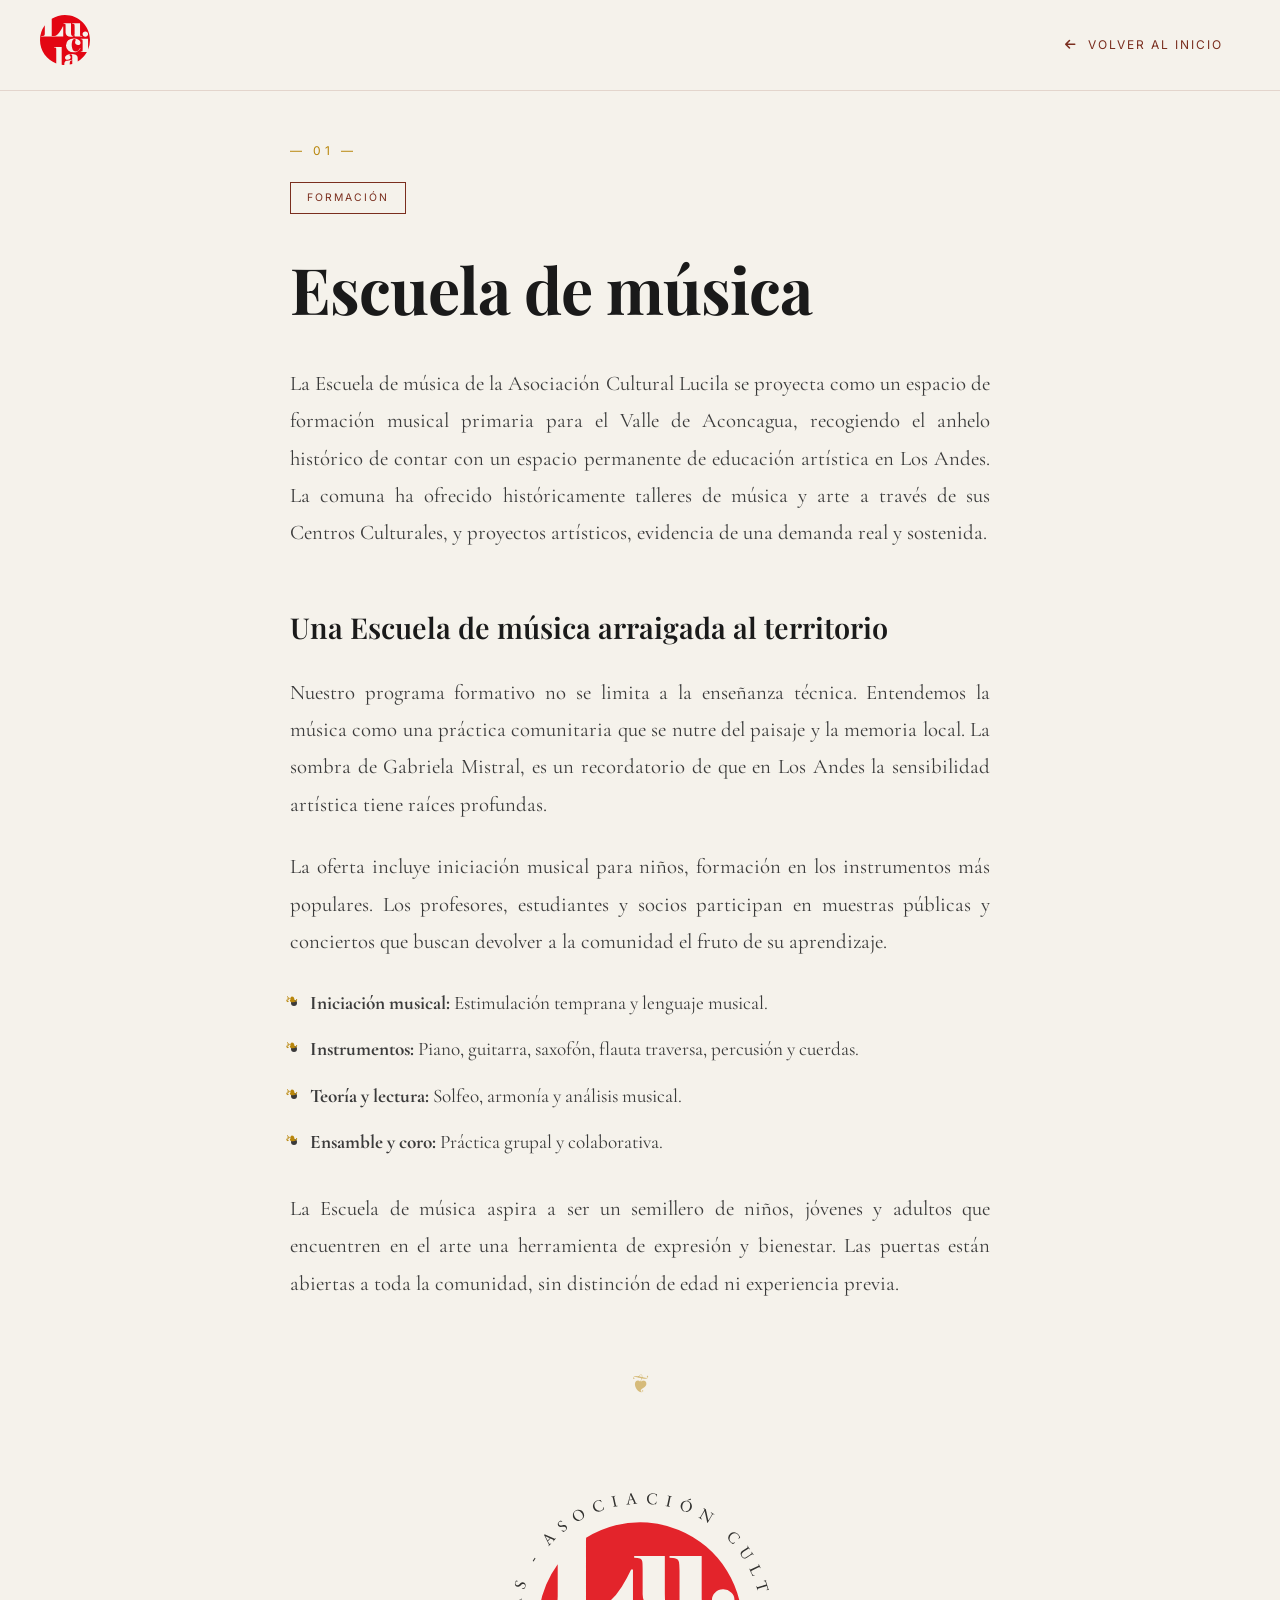
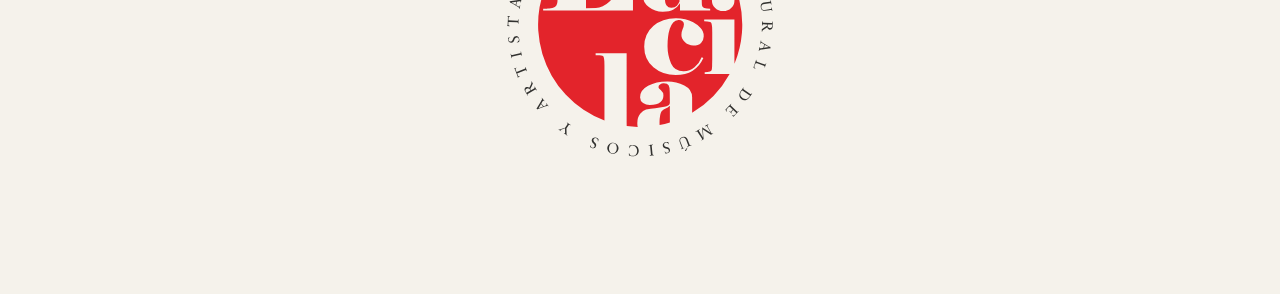
<file: proyectos/conservatorio.html>
<!DOCTYPE html>
<html lang="es-CL">
<head>
    <meta charset="UTF-8">
    <meta name="viewport" content="width=device-width, initial-scale=1.0">
    <title>Conservatorio | Asociación Cultural Lucila</title>
    
    <!-- Tipografías del index -->
    <link rel="preconnect" href="https://fonts.googleapis.com">
    <link rel="preconnect" href="https://fonts.gstatic.com" crossorigin>
    <link href="https://fonts.googleapis.com/css2?family=Playfair+Display:ital,wght@0,400;0,600;0,700;0,900;1,400;1,700&family=Cormorant+Garamond:ital,wght@0,400;0,500;0,600;1,400&family=Inter:wght@400;500;600&display=swap" rel="stylesheet">
    <link rel="stylesheet" href="https://cdnjs.cloudflare.com/ajax/libs/font-awesome/6.5.0/css/all.min.css">
    
    <style>
        :root {
            --paper: #F5F2EB; /* Color de fondo de la captura */
            --ink: #1A1A1A;
            --red: #7A2E1E;
            --gold: #B8860B;
            --border: rgba(122, 46, 30, 0.15);
            --font-display: 'Playfair Display', serif;
            --font-body: 'Cormorant Garamond', serif;
            --font-sans: 'Inter', sans-serif;
        }
        * { margin: 0; padding: 0; box-sizing: border-box; }
        body {
            background-color: var(--paper);
            color: var(--ink);
            font-family: var(--font-body);
            line-height: 1.8;
            -webkit-font-smoothing: antialiased;
        }
        
        /* Navbar Flotante (igual al index) */
        .nav-inner {
            position: fixed;
            top: 0; left: 0; width: 100%;
            padding: 15px 40px;
            display: flex;
            justify-content: space-between;
            align-items: center;
            background: rgba(245, 242, 235, 0.95);
            backdrop-filter: blur(8px);
            z-index: 100;
            border-bottom: 1px solid var(--border);
        }
        .nav-inner img { height: 50px; width: auto; transition: transform 0.3s ease; }
        .nav-inner img:hover { transform: scale(1.03); }
        
        /* Botón animado */
        .btn-back {
            font-family: var(--font-sans);
            font-size: 0.75rem;
            text-transform: uppercase;
            letter-spacing: 2px;
            color: var(--red);
            text-decoration: none;
            display: flex;
            align-items: center;
            gap: 10px;
            transition: all 0.3s ease;
            padding: 8px 16px;
            border: 1px solid transparent;
            border-radius: 4px;
        }
        .btn-back:hover {
            background-color: var(--red);
            color: var(--paper);
            gap: 15px;
        }

        /* Contenido Tipográfico Editorial */
        .main-content {
            max-width: 760px;
            margin: 140px auto 60px;
            padding: 0 30px;
            animation: fadeIn 0.8s ease-out;
        }
        @keyframes fadeIn { from { opacity: 0; transform: translateY(20px); } to { opacity: 1; transform: translateY(0); } }

        .header-meta { margin-bottom: 40px; }
        .meta-num {
            font-family: var(--font-sans);
            font-size: 0.75rem;
            letter-spacing: 4px;
            color: var(--gold);
            margin-bottom: 20px;
            display: block;
        }
        .tag {
            display: inline-block;
            border: 1px solid var(--red);
            color: var(--red);
            font-family: var(--font-sans);
            font-size: 0.65rem;
            letter-spacing: 2px;
            text-transform: uppercase;
            padding: 6px 16px;
        }
        h1 {
            font-family: var(--font-display);
            font-size: 4rem;
            font-weight: 700;
            line-height: 1.1;
            letter-spacing: -1px;
            margin-bottom: 40px;
        }
        h2 {
            font-family: var(--font-display);
            font-size: 1.8rem;
            font-weight: 600;
            margin: 50px 0 20px;
        }
        p {
            font-size: 1.3rem;
            margin-bottom: 25px;
            color: #3a3a3a;
            text-align: justify;
        }
        ul { margin-bottom: 30px; padding-left: 20px; }
        li {
            font-size: 1.2rem;
            margin-bottom: 12px;
            color: #3a3a3a;
            position: relative;
        }
        li::before {
            content: "❧";
            position: absolute;
            left: -25px;
            color: var(--gold);
            font-size: 1rem;
        }
        .quote {
            border-left: 3px solid var(--red);
            padding-left: 25px;
            margin: 40px 0;
            font-style: italic;
            font-size: 1.4rem;
            color: var(--red);
        }
        
        /* Footer con el logo grande (como en tu captura) */
        .inner-footer {
            text-align: center;
            margin-top: 80px;
            padding-bottom: 60px;
        }
        .inner-footer img {
            max-width: 280px;
            height: auto;
            opacity: 0.9;
        }
        .divider {
            text-align: center;
            margin: 60px 0;
            color: var(--gold);
            font-size: 1.5rem;
            opacity: 0.5;
        }

        @media (max-width: 768px) {
            .nav-inner { padding: 15px 20px; }
            .nav-inner img { height: 40px; }
            .main-content { margin-top: 100px; padding: 0 20px; }
            h1 { font-size: 2.8rem; }
            p { font-size: 1.15rem; }
            .inner-footer img { max-width: 200px; }
        }
    </style>
</head>
<body>
    <nav class="nav-inner">
        <!-- Ruta relativa subiendo un nivel para buscar el logo en assets/img -->
        <a href="../index.html"><img src="../assets/img/logo-lucila-r.svg" alt="Corporación Cultural Lucila"></a>
        <a href="../index.html" class="btn-back"><i class="fas fa-arrow-left"></i> Volver al inicio</a>
    </nav>

    <main class="main-content">
        <header class="header-meta">
            <span class="meta-num">— 01 —</span>
            <div class="tag">Formación</div>
        </header>

        <h1>Escuela de música</h1>

        <p>La Escuela de música de la Asociación Cultural Lucila se proyecta como un espacio de formación musical primaria para el Valle de Aconcagua, recogiendo el anhelo histórico de contar con un espacio permanente de educación artística en Los Andes. La comuna ha ofrecido históricamente talleres de música y arte a través de sus Centros Culturales, y proyectos artísticos, evidencia de una demanda real y sostenida.</p>

        <h2>Una Escuela de música arraigada al territorio</h2>
        <p>Nuestro programa formativo no se limita a la enseñanza técnica. Entendemos la música como una práctica comunitaria que se nutre del paisaje y la memoria local. La sombra de Gabriela Mistral, es un recordatorio de que en Los Andes la sensibilidad artística tiene raíces profundas.</p>

        <p>La oferta incluye iniciación musical para niños, formación en los instrumentos más populares. Los profesores, estudiantes y socios participan en muestras públicas y conciertos que buscan devolver a la comunidad el fruto de su aprendizaje.</p>

        <ul>
            <li><strong>Iniciación musical:</strong> Estimulación temprana y lenguaje musical.</li>
            <li><strong>Instrumentos:</strong> Piano, guitarra, saxofón, flauta traversa, percusión y cuerdas.</li>
            <li><strong>Teoría y lectura:</strong> Solfeo, armonía y análisis musical.</li>
            <li><strong>Ensamble y coro:</strong> Práctica grupal y colaborativa.</li>
        </ul>

        <p>La Escuela de música aspira a ser un semillero de niños, jóvenes y adultos que encuentren en el arte una herramienta de expresión y bienestar. Las puertas están abiertas a toda la comunidad, sin distinción de edad ni experiencia previa.</p>

        <div class="divider">❦</div>

        <!-- Logo grande al final, tal como en la captura del index -->
        <footer class="inner-footer">
            <img src="../assets/img/logo-lucila-final_Mesa de trabajo 1.svg" alt="Sello Asociación Cultural de Músicos y Artistas Lucila">
        </footer>
    </main>
</body>
</html>
</file>
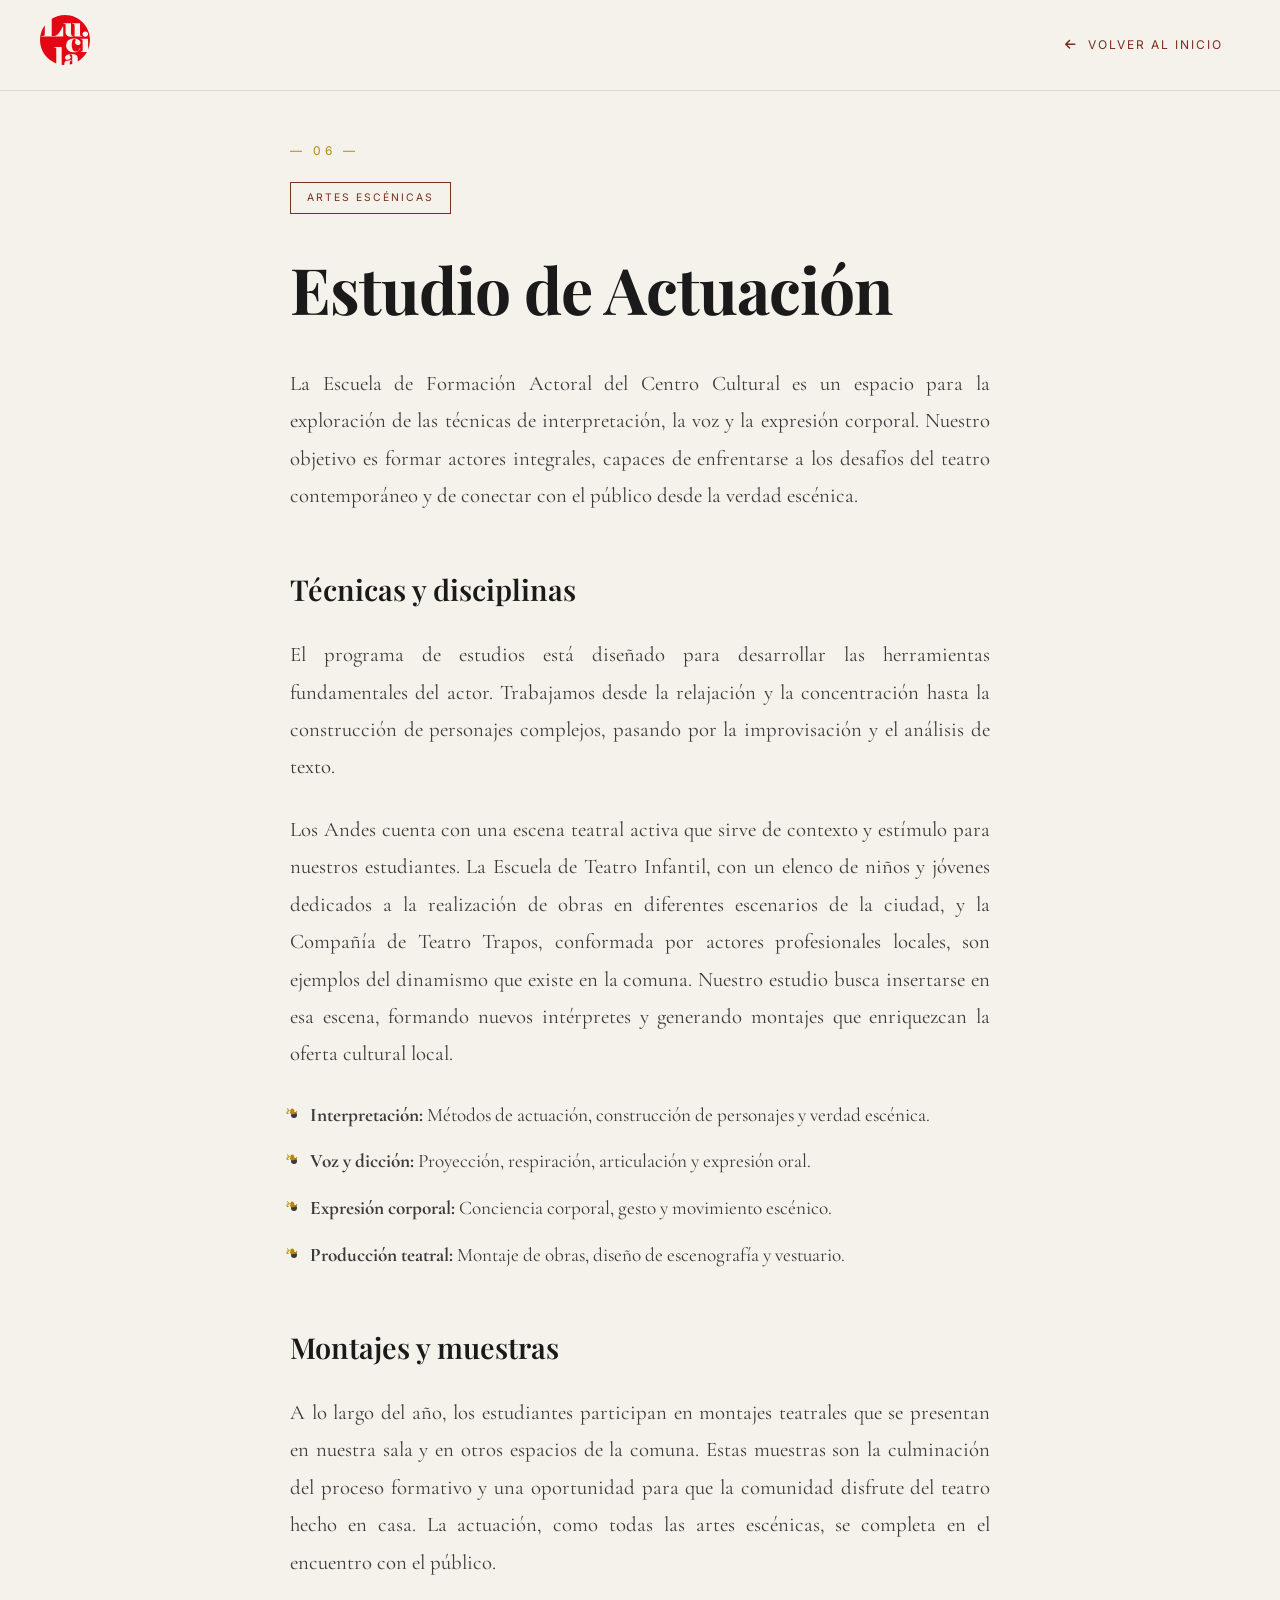
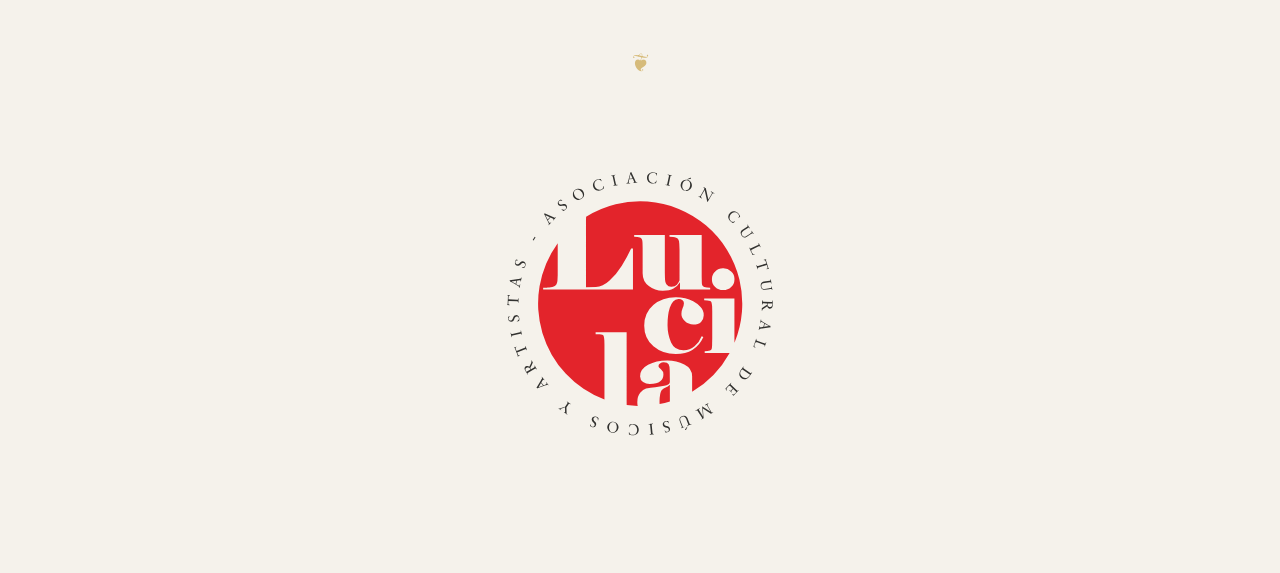
<file: proyectos/estudio-actuacion.html>
<!DOCTYPE html>
<html lang="es-CL">
<head>
    <meta charset="UTF-8">
    <meta name="viewport" content="width=device-width, initial-scale=1.0">
    <title>Estudio de Actuación | Asociación Cultural Lucila</title>
    <link rel="preconnect" href="https://fonts.googleapis.com">
    <link rel="preconnect" href="https://fonts.gstatic.com" crossorigin>
    <link href="https://fonts.googleapis.com/css2?family=Playfair+Display:ital,wght@0,400;0,600;0,700;0,900;1,400;1,700&family=Cormorant+Garamond:ital,wght@0,400;0,500;0,600;1,400&family=Inter:wght@400;500;600&display=swap" rel="stylesheet">
    <link rel="stylesheet" href="https://cdnjs.cloudflare.com/ajax/libs/font-awesome/6.5.0/css/all.min.css">
    <style>
        :root { --paper: #F5F2EB; --ink: #1A1A1A; --red: #7A2E1E; --gold: #B8860B; --border: rgba(122, 46, 30, 0.15); --font-display: 'Playfair Display', serif; --font-body: 'Cormorant Garamond', serif; --font-sans: 'Inter', sans-serif; }
        * { margin: 0; padding: 0; box-sizing: border-box; }
        body { background-color: var(--paper); color: var(--ink); font-family: var(--font-body); line-height: 1.8; -webkit-font-smoothing: antialiased; }
        .nav-inner { position: fixed; top: 0; left: 0; width: 100%; padding: 15px 40px; display: flex; justify-content: space-between; align-items: center; background: rgba(245, 242, 235, 0.95); backdrop-filter: blur(8px); z-index: 100; border-bottom: 1px solid var(--border); }
        .nav-inner img { height: 50px; width: auto; transition: transform 0.3s ease; }
        .nav-inner img:hover { transform: scale(1.03); }
        .btn-back { font-family: var(--font-sans); font-size: 0.75rem; text-transform: uppercase; letter-spacing: 2px; color: var(--red); text-decoration: none; display: flex; align-items: center; gap: 10px; transition: all 0.3s ease; padding: 8px 16px; border: 1px solid transparent; border-radius: 4px; }
        .btn-back:hover { background-color: var(--red); color: var(--paper); gap: 15px; }
        .main-content { max-width: 760px; margin: 140px auto 60px; padding: 0 30px; animation: fadeIn 0.8s ease-out; }
        @keyframes fadeIn { from { opacity: 0; transform: translateY(20px); } to { opacity: 1; transform: translateY(0); } }
        .header-meta { margin-bottom: 40px; }
        .meta-num { font-family: var(--font-sans); font-size: 0.75rem; letter-spacing: 4px; color: var(--gold); margin-bottom: 20px; display: block; }
        .tag { display: inline-block; border: 1px solid var(--red); color: var(--red); font-family: var(--font-sans); font-size: 0.65rem; letter-spacing: 2px; text-transform: uppercase; padding: 6px 16px; }
        h1 { font-family: var(--font-display); font-size: 4rem; font-weight: 700; line-height: 1.1; letter-spacing: -1px; margin-bottom: 40px; }
        h2 { font-family: var(--font-display); font-size: 1.8rem; font-weight: 600; margin: 50px 0 20px; }
        p { font-size: 1.3rem; margin-bottom: 25px; color: #3a3a3a; text-align: justify; }
        ul { margin-bottom: 30px; padding-left: 20px; }
        li { font-size: 1.2rem; margin-bottom: 12px; color: #3a3a3a; position: relative; }
        li::before { content: "❧"; position: absolute; left: -25px; color: var(--gold); font-size: 1rem; }
        .inner-footer { text-align: center; margin-top: 80px; padding-bottom: 60px; }
        .inner-footer img { max-width: 280px; height: auto; opacity: 0.9; }
        .divider { text-align: center; margin: 60px 0; color: var(--gold); font-size: 1.5rem; opacity: 0.5; }
        @media (max-width: 768px) { .nav-inner { padding: 15px 20px; } .nav-inner img { height: 40px; } .main-content { margin-top: 100px; padding: 0 20px; } h1 { font-size: 2.8rem; } p { font-size: 1.15rem; } .inner-footer img { max-width: 200px; } }
    </style>
</head>
<body>
    <nav class="nav-inner">
        <a href="../index.html"><img src="../assets/img/logo-lucila-r.svg" alt="Corporación Cultural Lucila"></a>
        <a href="../index.html" class="btn-back"><i class="fas fa-arrow-left"></i> Volver al inicio</a>
    </nav>
    <main class="main-content">
        <header class="header-meta">
            <span class="meta-num">— 06 —</span>
            <div class="tag">Artes Escénicas</div>
        </header>
        <h1>Estudio de Actuación</h1>
        <p>La Escuela de Formación Actoral del Centro Cultural es un espacio para la exploración de las técnicas de interpretación, la voz y la expresión corporal. Nuestro objetivo es formar actores integrales, capaces de enfrentarse a los desafíos del teatro contemporáneo y de conectar con el público desde la verdad escénica.</p>
        <h2>Técnicas y disciplinas</h2>
        <p>El programa de estudios está diseñado para desarrollar las herramientas fundamentales del actor. Trabajamos desde la relajación y la concentración hasta la construcción de personajes complejos, pasando por la improvisación y el análisis de texto.</p>
        <p>Los Andes cuenta con una escena teatral activa que sirve de contexto y estímulo para nuestros estudiantes. La Escuela de Teatro Infantil, con un elenco de niños y jóvenes dedicados a la realización de obras en diferentes escenarios de la ciudad, y la Compañía de Teatro Trapos, conformada por actores profesionales locales, son ejemplos del dinamismo que existe en la comuna. Nuestro estudio busca insertarse en esa escena, formando nuevos intérpretes y generando montajes que enriquezcan la oferta cultural local.</p>
        <ul>
            <li><strong>Interpretación:</strong> Métodos de actuación, construcción de personajes y verdad escénica.</li>
            <li><strong>Voz y dicción:</strong> Proyección, respiración, articulación y expresión oral.</li>
            <li><strong>Expresión corporal:</strong> Conciencia corporal, gesto y movimiento escénico.</li>
            <li><strong>Producción teatral:</strong> Montaje de obras, diseño de escenografía y vestuario.</li>
        </ul>
        <h2>Montajes y muestras</h2>
        <p>A lo largo del año, los estudiantes participan en montajes teatrales que se presentan en nuestra sala y en otros espacios de la comuna. Estas muestras son la culminación del proceso formativo y una oportunidad para que la comunidad disfrute del teatro hecho en casa. La actuación, como todas las artes escénicas, se completa en el encuentro con el público.</p>
        <div class="divider">❦</div>
        <footer class="inner-footer">
            <img src="../assets/img/logo-lucila-final_Mesa de trabajo 1.svg" alt="Sello Asociación Cultural de Músicos y Artistas Lucila">
        </footer>
    </main>
</body>
</html>
</file>
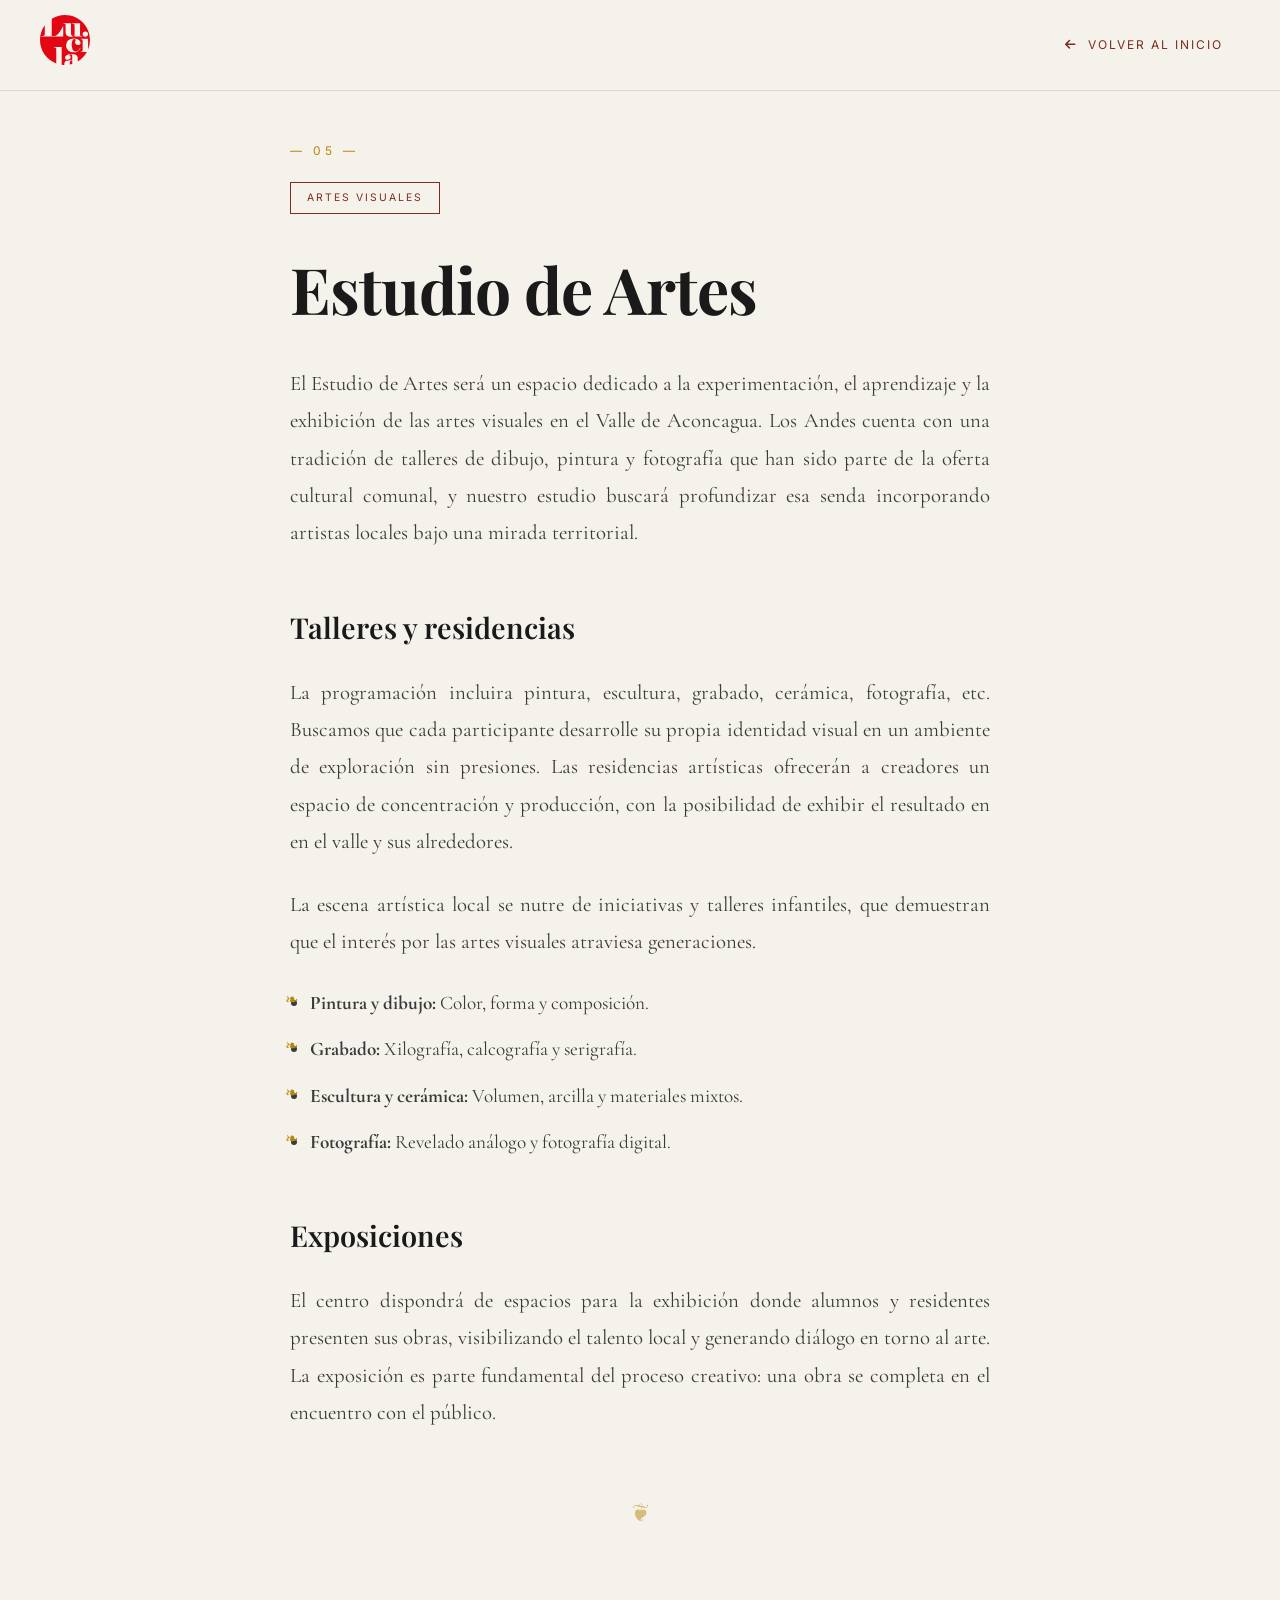
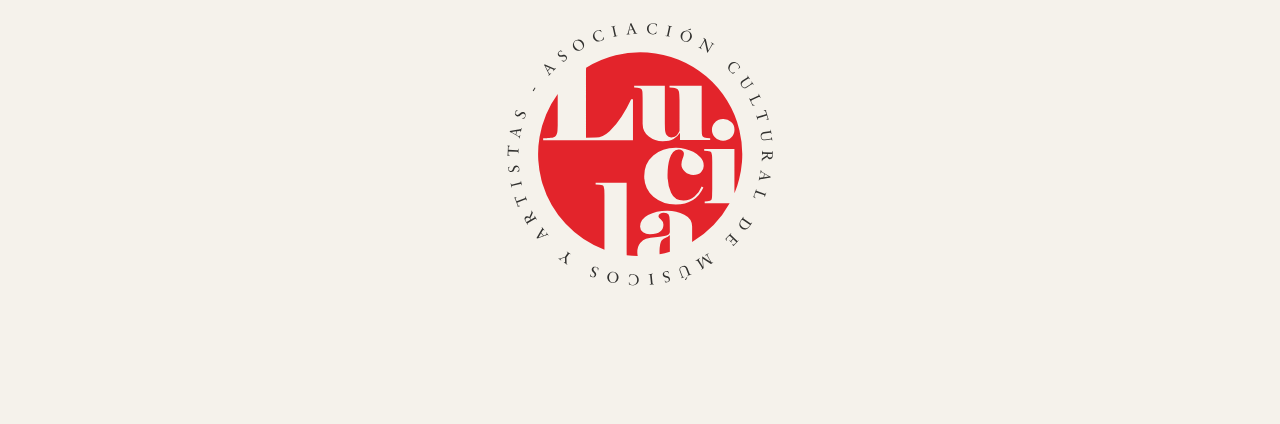
<file: proyectos/estudio-artes.html>
<!DOCTYPE html>
<html lang="es-CL">
<head>
    <meta charset="UTF-8">
    <meta name="viewport" content="width=device-width, initial-scale=1.0">
    <title>Estudio de Artes | Asociación Cultural Lucila</title>
    <link rel="preconnect" href="https://fonts.googleapis.com">
    <link rel="preconnect" href="https://fonts.gstatic.com" crossorigin>
    <link href="https://fonts.googleapis.com/css2?family=Playfair+Display:ital,wght@0,400;0,600;0,700;0,900;1,400;1,700&family=Cormorant+Garamond:ital,wght@0,400;0,500;0,600;1,400&family=Inter:wght@400;500;600&display=swap" rel="stylesheet">
    <link rel="stylesheet" href="https://cdnjs.cloudflare.com/ajax/libs/font-awesome/6.5.0/css/all.min.css">
    <style>
        :root { --paper: #F5F2EB; --ink: #1A1A1A; --red: #7A2E1E; --gold: #B8860B; --border: rgba(122, 46, 30, 0.15); --font-display: 'Playfair Display', serif; --font-body: 'Cormorant Garamond', serif; --font-sans: 'Inter', sans-serif; }
        * { margin: 0; padding: 0; box-sizing: border-box; }
        body { background-color: var(--paper); color: var(--ink); font-family: var(--font-body); line-height: 1.8; -webkit-font-smoothing: antialiased; }
        .nav-inner { position: fixed; top: 0; left: 0; width: 100%; padding: 15px 40px; display: flex; justify-content: space-between; align-items: center; background: rgba(245, 242, 235, 0.95); backdrop-filter: blur(8px); z-index: 100; border-bottom: 1px solid var(--border); }
        .nav-inner img { height: 50px; width: auto; transition: transform 0.3s ease; }
        .nav-inner img:hover { transform: scale(1.03); }
        .btn-back { font-family: var(--font-sans); font-size: 0.75rem; text-transform: uppercase; letter-spacing: 2px; color: var(--red); text-decoration: none; display: flex; align-items: center; gap: 10px; transition: all 0.3s ease; padding: 8px 16px; border: 1px solid transparent; border-radius: 4px; }
        .btn-back:hover { background-color: var(--red); color: var(--paper); gap: 15px; }
        .main-content { max-width: 760px; margin: 140px auto 60px; padding: 0 30px; animation: fadeIn 0.8s ease-out; }
        @keyframes fadeIn { from { opacity: 0; transform: translateY(20px); } to { opacity: 1; transform: translateY(0); } }
        .header-meta { margin-bottom: 40px; }
        .meta-num { font-family: var(--font-sans); font-size: 0.75rem; letter-spacing: 4px; color: var(--gold); margin-bottom: 20px; display: block; }
        .tag { display: inline-block; border: 1px solid var(--red); color: var(--red); font-family: var(--font-sans); font-size: 0.65rem; letter-spacing: 2px; text-transform: uppercase; padding: 6px 16px; }
        h1 { font-family: var(--font-display); font-size: 4rem; font-weight: 700; line-height: 1.1; letter-spacing: -1px; margin-bottom: 40px; }
        h2 { font-family: var(--font-display); font-size: 1.8rem; font-weight: 600; margin: 50px 0 20px; }
        p { font-size: 1.3rem; margin-bottom: 25px; color: #3a3a3a; text-align: justify; }
        ul { margin-bottom: 30px; padding-left: 20px; }
        li { font-size: 1.2rem; margin-bottom: 12px; color: #3a3a3a; position: relative; }
        li::before { content: "❧"; position: absolute; left: -25px; color: var(--gold); font-size: 1rem; }
        .inner-footer { text-align: center; margin-top: 80px; padding-bottom: 60px; }
        .inner-footer img { max-width: 280px; height: auto; opacity: 0.9; }
        .divider { text-align: center; margin: 60px 0; color: var(--gold); font-size: 1.5rem; opacity: 0.5; }
        @media (max-width: 768px) { .nav-inner { padding: 15px 20px; } .nav-inner img { height: 40px; } .main-content { margin-top: 100px; padding: 0 20px; } h1 { font-size: 2.8rem; } p { font-size: 1.15rem; } .inner-footer img { max-width: 200px; } }
    </style>
</head>
<body>
    <nav class="nav-inner">
        <a href="../index.html"><img src="../assets/img/logo-lucila-r.svg" alt="Corporación Cultural Lucila"></a>
        <a href="../index.html" class="btn-back"><i class="fas fa-arrow-left"></i> Volver al inicio</a>
    </nav>
    <main class="main-content">
        <header class="header-meta">
            <span class="meta-num">— 05 —</span>
            <div class="tag">Artes Visuales</div>
        </header>
        <h1>Estudio de Artes</h1>
        <p>El Estudio de Artes será un espacio dedicado a la experimentación, el aprendizaje y la exhibición de las artes visuales en el Valle de Aconcagua. Los Andes cuenta con una tradición de talleres de dibujo, pintura y fotografía que han sido parte de la oferta cultural comunal, y nuestro estudio buscará profundizar esa senda incorporando artistas locales bajo una mirada territorial.</p>
        <h2>Talleres y residencias</h2>
        <p>La programación incluira pintura, escultura, grabado, cerámica, fotografía, etc. Buscamos que cada participante desarrolle su propia identidad visual en un ambiente de exploración sin presiones. Las residencias artísticas ofrecerán a creadores un espacio de concentración y producción, con la posibilidad de exhibir el resultado en en el valle y sus alrededores.</p>
        <p>La escena artística local se nutre de iniciativas y talleres infantiles, que demuestran que el interés por las artes visuales atraviesa generaciones.</p>
        <ul>
            <li><strong>Pintura y dibujo:</strong> Color, forma y composición.</li>
            <li><strong>Grabado:</strong> Xilografía, calcografía y serigrafía.</li>
            <li><strong>Escultura y cerámica:</strong> Volumen, arcilla y materiales mixtos.</li>
            <li><strong>Fotografía:</strong> Revelado análogo y fotografía digital.</li>
        </ul>
        <h2>Exposiciones</h2>
        <p>El centro dispondrá de espacios para la exhibición donde alumnos y residentes presenten sus obras, visibilizando el talento local y generando diálogo en torno al arte. La exposición es parte fundamental del proceso creativo: una obra se completa en el encuentro con el público.</p>
        <div class="divider">❦</div>
        <footer class="inner-footer">
            <img src="../assets/img/logo-lucila-final_Mesa de trabajo 1.svg" alt="Sello Asociación Cultural de Músicos y Artistas Lucila">
        </footer>
    </main>
</body>
</html>
</file>
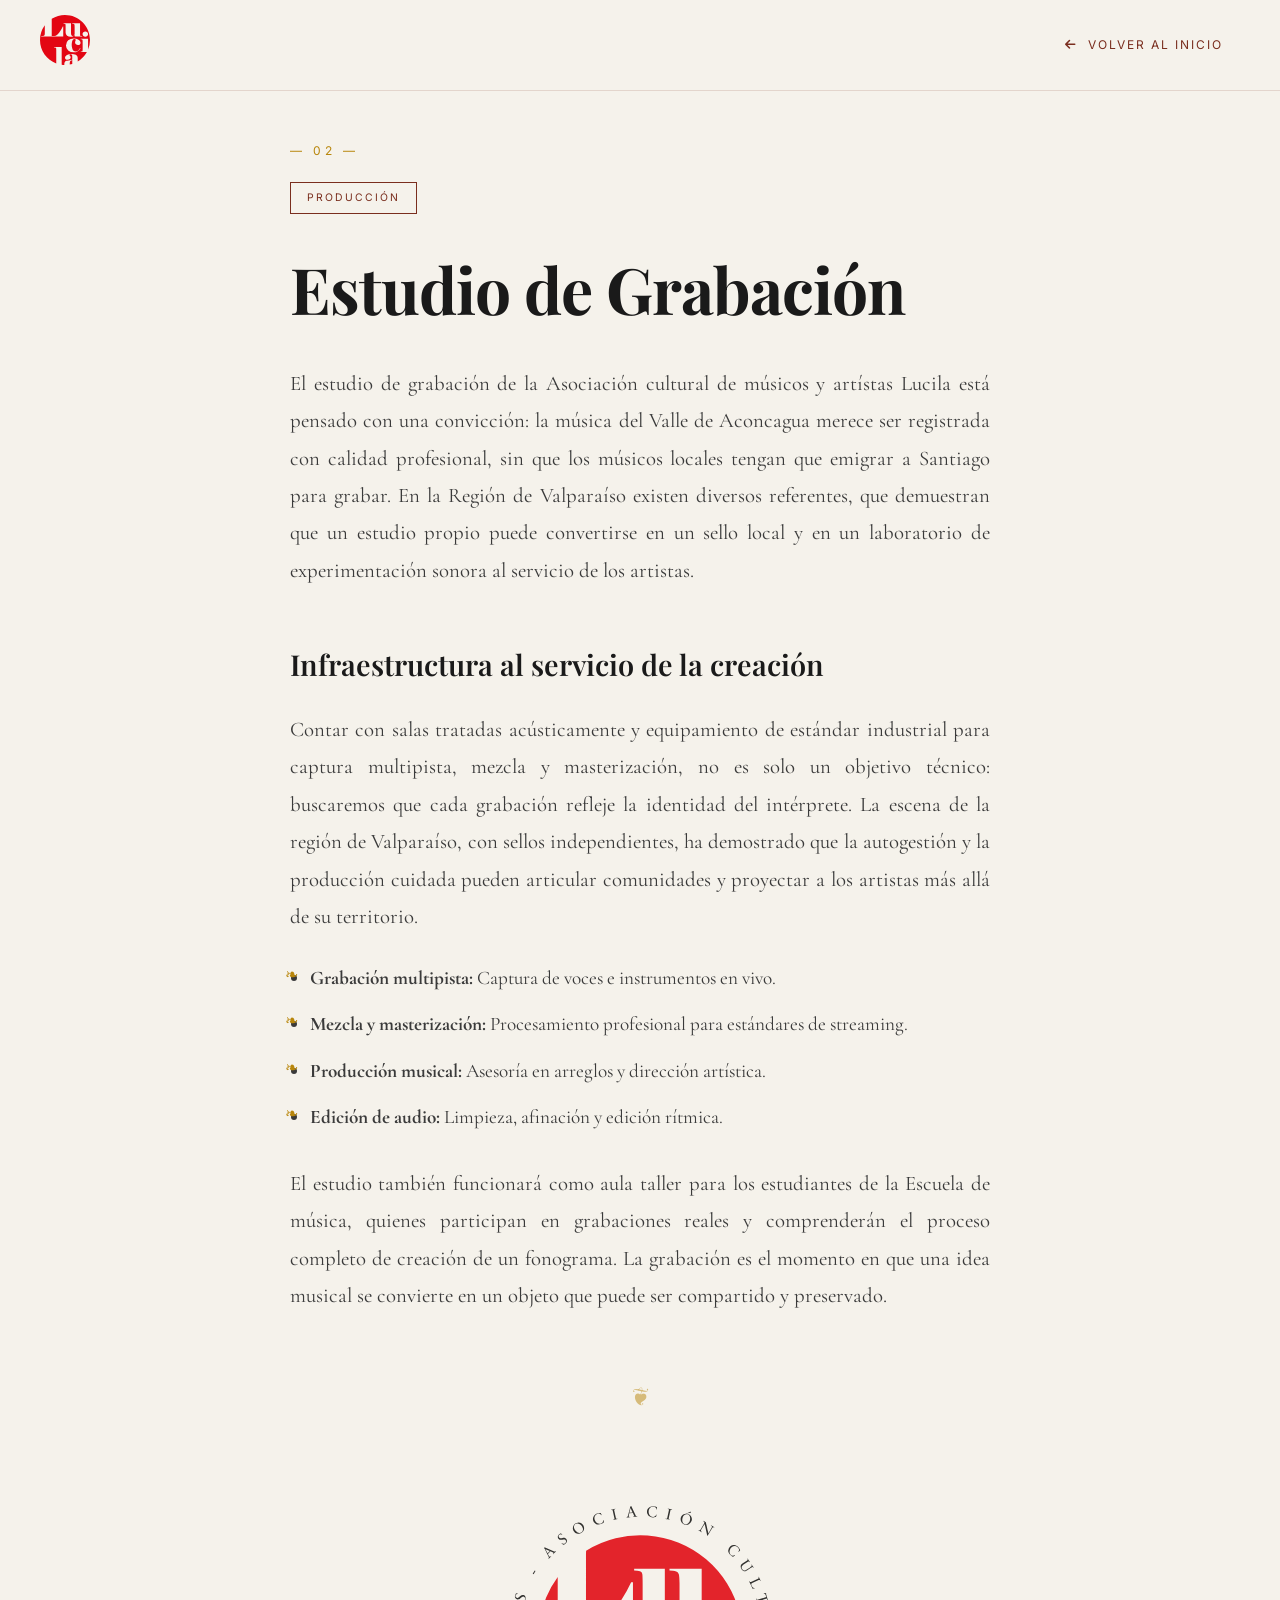
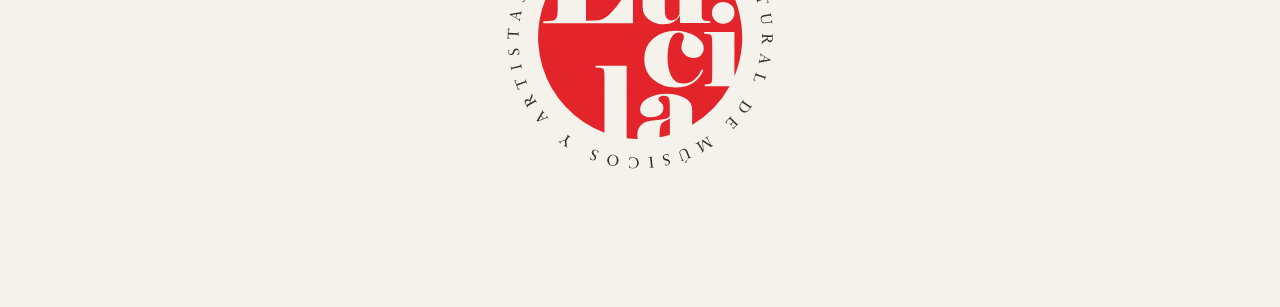
<file: proyectos/estudio-grabacion.html>
<!DOCTYPE html>
<html lang="es-CL">
<head>
    <meta charset="UTF-8">
    <meta name="viewport" content="width=device-width, initial-scale=1.0">
    <title>Estudio de Grabación | Asociación Cultural Lucila</title>
    <link rel="preconnect" href="https://fonts.googleapis.com">
    <link rel="preconnect" href="https://fonts.gstatic.com" crossorigin>
    <link href="https://fonts.googleapis.com/css2?family=Playfair+Display:ital,wght@0,400;0,600;0,700;0,900;1,400;1,700&family=Cormorant+Garamond:ital,wght@0,400;0,500;0,600;1,400&family=Inter:wght@400;500;600&display=swap" rel="stylesheet">
    <link rel="stylesheet" href="https://cdnjs.cloudflare.com/ajax/libs/font-awesome/6.5.0/css/all.min.css">
    <style>
        :root { --paper: #F5F2EB; --ink: #1A1A1A; --red: #7A2E1E; --gold: #B8860B; --border: rgba(122, 46, 30, 0.15); --font-display: 'Playfair Display', serif; --font-body: 'Cormorant Garamond', serif; --font-sans: 'Inter', sans-serif; }
        * { margin: 0; padding: 0; box-sizing: border-box; }
        body { background-color: var(--paper); color: var(--ink); font-family: var(--font-body); line-height: 1.8; -webkit-font-smoothing: antialiased; }
        .nav-inner { position: fixed; top: 0; left: 0; width: 100%; padding: 15px 40px; display: flex; justify-content: space-between; align-items: center; background: rgba(245, 242, 235, 0.95); backdrop-filter: blur(8px); z-index: 100; border-bottom: 1px solid var(--border); }
        .nav-inner img { height: 50px; width: auto; transition: transform 0.3s ease; }
        .nav-inner img:hover { transform: scale(1.03); }
        .btn-back { font-family: var(--font-sans); font-size: 0.75rem; text-transform: uppercase; letter-spacing: 2px; color: var(--red); text-decoration: none; display: flex; align-items: center; gap: 10px; transition: all 0.3s ease; padding: 8px 16px; border: 1px solid transparent; border-radius: 4px; }
        .btn-back:hover { background-color: var(--red); color: var(--paper); gap: 15px; }
        .main-content { max-width: 760px; margin: 140px auto 60px; padding: 0 30px; animation: fadeIn 0.8s ease-out; }
        @keyframes fadeIn { from { opacity: 0; transform: translateY(20px); } to { opacity: 1; transform: translateY(0); } }
        .header-meta { margin-bottom: 40px; }
        .meta-num { font-family: var(--font-sans); font-size: 0.75rem; letter-spacing: 4px; color: var(--gold); margin-bottom: 20px; display: block; }
        .tag { display: inline-block; border: 1px solid var(--red); color: var(--red); font-family: var(--font-sans); font-size: 0.65rem; letter-spacing: 2px; text-transform: uppercase; padding: 6px 16px; }
        h1 { font-family: var(--font-display); font-size: 4rem; font-weight: 700; line-height: 1.1; letter-spacing: -1px; margin-bottom: 40px; }
        h2 { font-family: var(--font-display); font-size: 1.8rem; font-weight: 600; margin: 50px 0 20px; }
        p { font-size: 1.3rem; margin-bottom: 25px; color: #3a3a3a; text-align: justify; }
        ul { margin-bottom: 30px; padding-left: 20px; }
        li { font-size: 1.2rem; margin-bottom: 12px; color: #3a3a3a; position: relative; }
        li::before { content: "❧"; position: absolute; left: -25px; color: var(--gold); font-size: 1rem; }
        .inner-footer { text-align: center; margin-top: 80px; padding-bottom: 60px; }
        .inner-footer img { max-width: 280px; height: auto; opacity: 0.9; }
        .divider { text-align: center; margin: 60px 0; color: var(--gold); font-size: 1.5rem; opacity: 0.5; }
        @media (max-width: 768px) { .nav-inner { padding: 15px 20px; } .nav-inner img { height: 40px; } .main-content { margin-top: 100px; padding: 0 20px; } h1 { font-size: 2.8rem; } p { font-size: 1.15rem; } .inner-footer img { max-width: 200px; } }
    </style>
</head>
<body>
    <nav class="nav-inner">
        <a href="../index.html"><img src="../assets/img/logo-lucila-r.svg" alt="Corporación Cultural Lucila"></a>
        <a href="../index.html" class="btn-back"><i class="fas fa-arrow-left"></i> Volver al inicio</a>
    </nav>
    <main class="main-content">
        <header class="header-meta">
            <span class="meta-num">— 02 —</span>
            <div class="tag">Producción</div>
        </header>
        <h1>Estudio de Grabación</h1>
        <p>El estudio de grabación de la Asociación cultural de músicos y artístas Lucila está pensado con una convicción: la música del Valle de Aconcagua merece ser registrada con calidad profesional, sin que los músicos locales tengan que emigrar a Santiago para grabar. En la Región de Valparaíso existen diversos referentes, que demuestran que un estudio propio puede convertirse en un sello local y en un laboratorio de experimentación sonora al servicio de los artistas.</p>
        <h2>Infraestructura al servicio de la creación</h2>
        <p>Contar con salas tratadas acústicamente y equipamiento de estándar industrial para captura multipista, mezcla y masterización, no es solo un objetivo técnico: buscaremos que cada grabación refleje la identidad del intérprete. La escena de la región de Valparaíso, con sellos independientes, ha demostrado que la autogestión y la producción cuidada pueden articular comunidades y proyectar a los artistas más allá de su territorio.</p>
        <ul>
            <li><strong>Grabación multipista:</strong> Captura de voces e instrumentos en vivo.</li>
            <li><strong>Mezcla y masterización:</strong> Procesamiento profesional para estándares de streaming.</li>
            <li><strong>Producción musical:</strong> Asesoría en arreglos y dirección artística.</li>
            <li><strong>Edición de audio:</strong> Limpieza, afinación y edición rítmica.</li>
        </ul>
        <p>El estudio también funcionará como aula taller para los estudiantes de la Escuela de música, quienes participan en grabaciones reales y comprenderán el proceso completo de creación de un fonograma. La grabación es el momento en que una idea musical se convierte en un objeto que puede ser compartido y preservado.</p>
        <div class="divider">❦</div>
        <footer class="inner-footer">
            <img src="../assets/img/logo-lucila-final_Mesa de trabajo 1.svg" alt="Sello Asociación Cultural de Músicos y Artistas Lucila">
        </footer>
    </main>
</body>
</html>
</file>
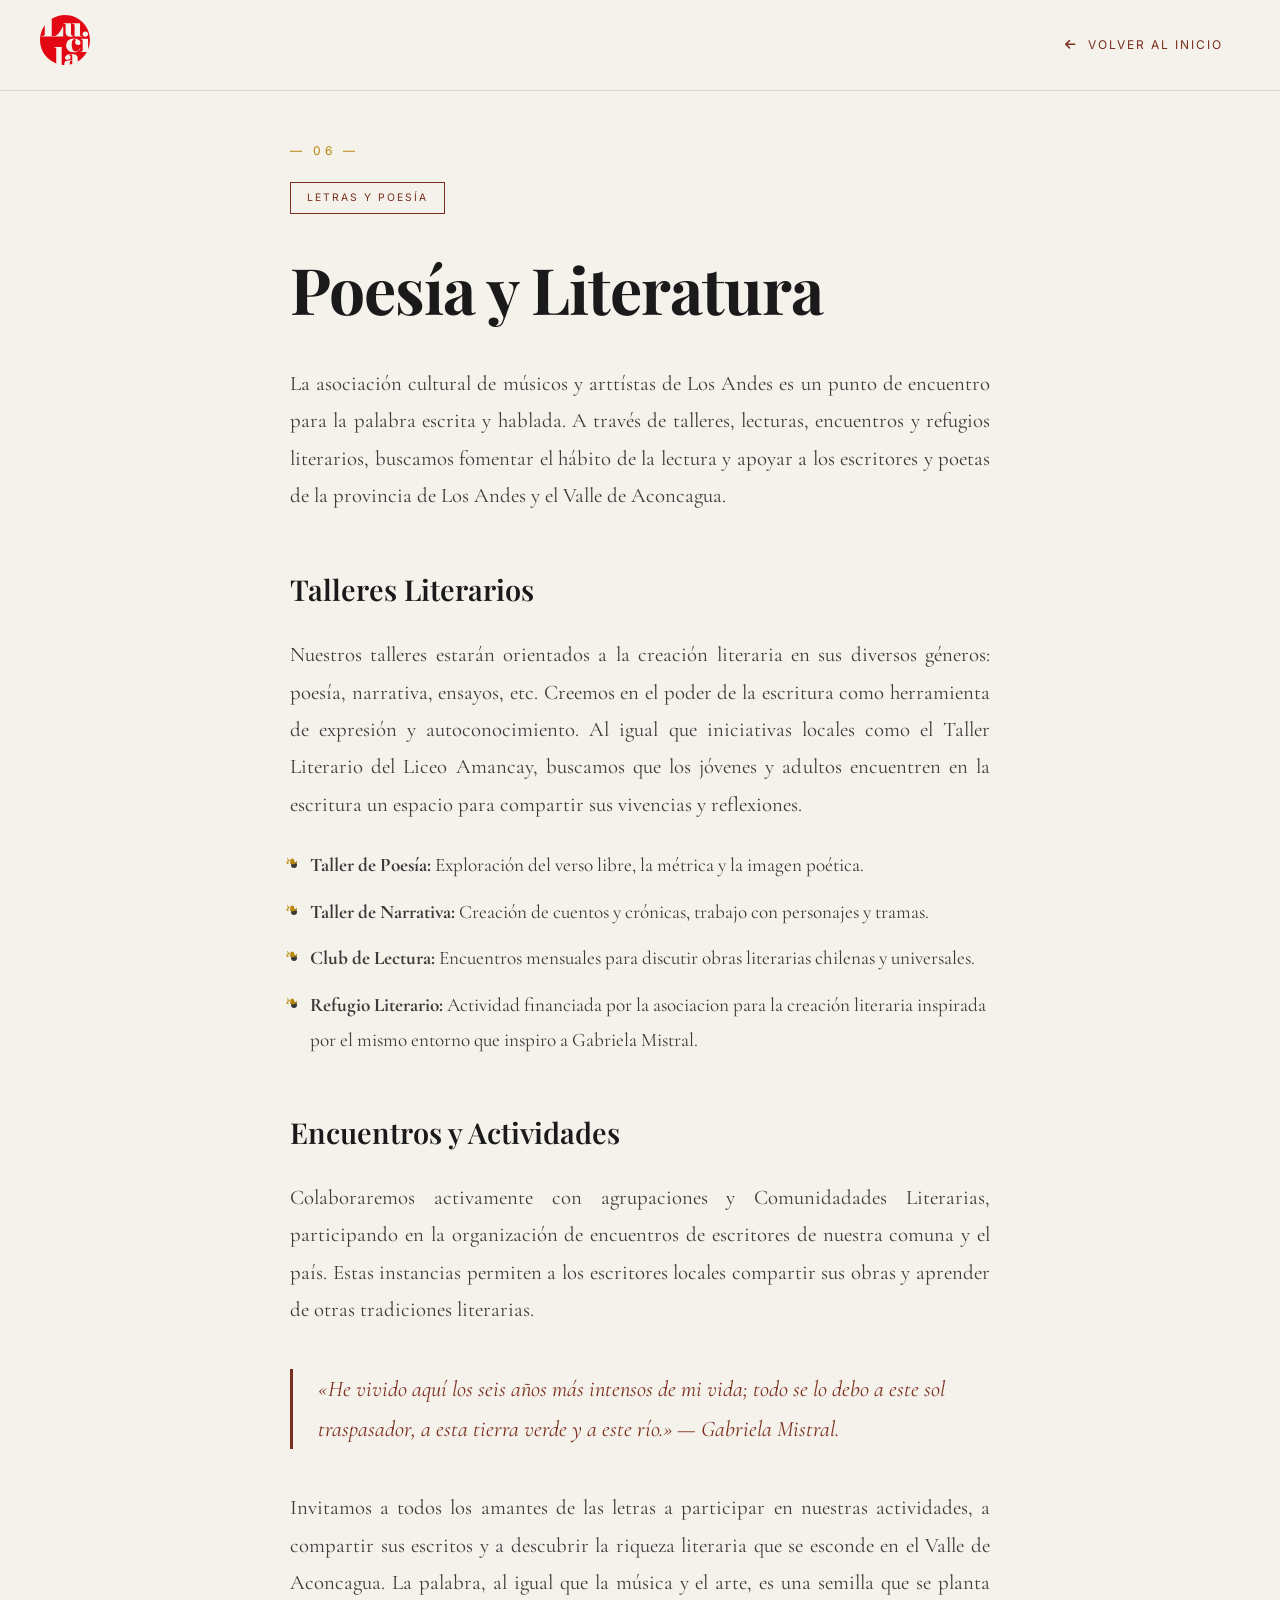
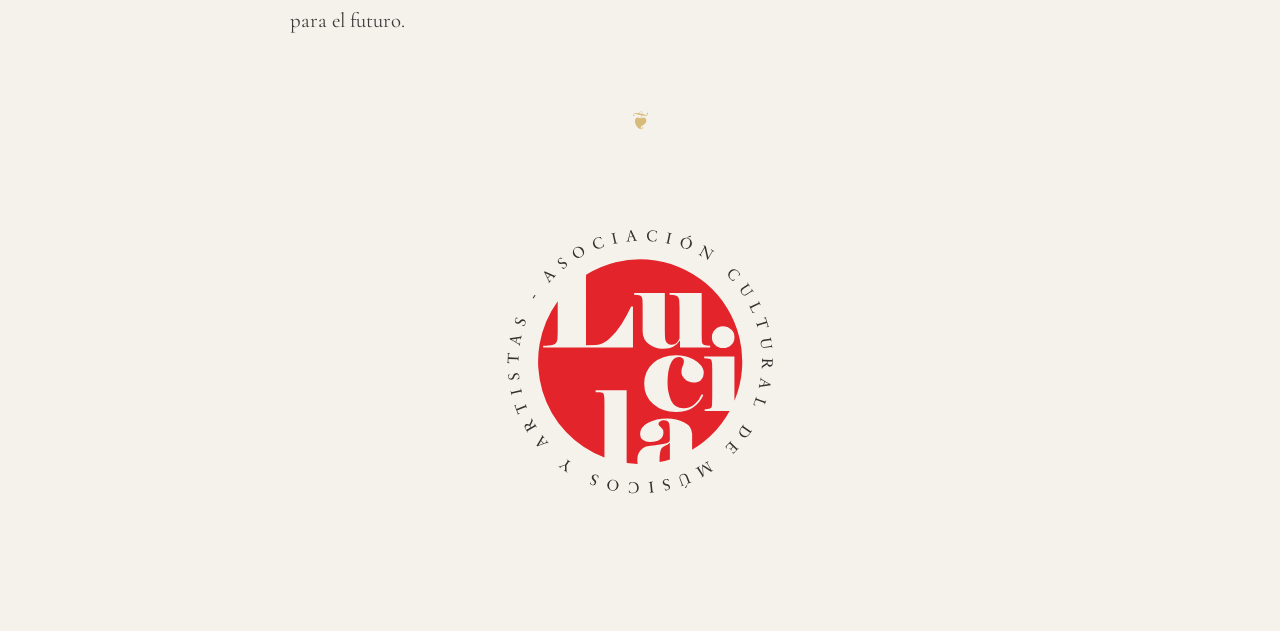
<file: proyectos/poesia-literatura.html>
<!DOCTYPE html>
<html lang="es-CL">
<head>
    <meta charset="UTF-8">
    <meta name="viewport" content="width=device-width, initial-scale=1.0">
    <title>Poesía y Literatura | Asociación Cultural Lucila</title>
    <link rel="preconnect" href="https://fonts.googleapis.com">
    <link rel="preconnect" href="https://fonts.gstatic.com" crossorigin>
    <link href="https://fonts.googleapis.com/css2?family=Playfair+Display:ital,wght@0,400;0,600;0,700;0,900;1,400;1,700&family=Cormorant+Garamond:ital,wght@0,400;0,500;0,600;1,400&family=Inter:wght@400;500;600&display=swap" rel="stylesheet">
    <link rel="stylesheet" href="https://cdnjs.cloudflare.com/ajax/libs/font-awesome/6.5.0/css/all.min.css">
    <style>
        :root { --paper: #F5F2EB; --ink: #1A1A1A; --red: #7A2E1E; --gold: #B8860B; --border: rgba(122, 46, 30, 0.15); --font-display: 'Playfair Display', serif; --font-body: 'Cormorant Garamond', serif; --font-sans: 'Inter', sans-serif; }
        * { margin: 0; padding: 0; box-sizing: border-box; }
        body { background-color: var(--paper); color: var(--ink); font-family: var(--font-body); line-height: 1.8; -webkit-font-smoothing: antialiased; }
        .nav-inner { position: fixed; top: 0; left: 0; width: 100%; padding: 15px 40px; display: flex; justify-content: space-between; align-items: center; background: rgba(245, 242, 235, 0.95); backdrop-filter: blur(8px); z-index: 100; border-bottom: 1px solid var(--border); }
        .nav-inner img { height: 50px; width: auto; transition: transform 0.3s ease; }
        .nav-inner img:hover { transform: scale(1.03); }
        .btn-back { font-family: var(--font-sans); font-size: 0.75rem; text-transform: uppercase; letter-spacing: 2px; color: var(--red); text-decoration: none; display: flex; align-items: center; gap: 10px; transition: all 0.3s ease; padding: 8px 16px; border: 1px solid transparent; border-radius: 4px; }
        .btn-back:hover { background-color: var(--red); color: var(--paper); gap: 15px; }
        .main-content { max-width: 760px; margin: 140px auto 60px; padding: 0 30px; animation: fadeIn 0.8s ease-out; }
        @keyframes fadeIn { from { opacity: 0; transform: translateY(20px); } to { opacity: 1; transform: translateY(0); } }
        .header-meta { margin-bottom: 40px; }
        .meta-num { font-family: var(--font-sans); font-size: 0.75rem; letter-spacing: 4px; color: var(--gold); margin-bottom: 20px; display: block; }
        .tag { display: inline-block; border: 1px solid var(--red); color: var(--red); font-family: var(--font-sans); font-size: 0.65rem; letter-spacing: 2px; text-transform: uppercase; padding: 6px 16px; }
        h1 { font-family: var(--font-display); font-size: 4rem; font-weight: 700; line-height: 1.1; letter-spacing: -1px; margin-bottom: 40px; }
        h2 { font-family: var(--font-display); font-size: 1.8rem; font-weight: 600; margin: 50px 0 20px; }
        p { font-size: 1.3rem; margin-bottom: 25px; color: #3a3a3a; text-align: justify; }
        ul { margin-bottom: 30px; padding-left: 20px; }
        li { font-size: 1.2rem; margin-bottom: 12px; color: #3a3a3a; position: relative; }
        li::before { content: "❧"; position: absolute; left: -25px; color: var(--gold); font-size: 1rem; }
        .quote { border-left: 3px solid var(--red); padding-left: 25px; margin: 40px 0; font-style: italic; font-size: 1.4rem; color: var(--red); }
        .inner-footer { text-align: center; margin-top: 80px; padding-bottom: 60px; }
        .inner-footer img { max-width: 280px; height: auto; opacity: 0.9; }
        .divider { text-align: center; margin: 60px 0; color: var(--gold); font-size: 1.5rem; opacity: 0.5; }
        @media (max-width: 768px) { .nav-inner { padding: 15px 20px; } .nav-inner img { height: 40px; } .main-content { margin-top: 100px; padding: 0 20px; } h1 { font-size: 2.8rem; } p { font-size: 1.15rem; } .inner-footer img { max-width: 200px; } }
    </style>
</head>
<body>
    <nav class="nav-inner">
        <a href="../index.html"><img src="../assets/img/logo-lucila-r.svg" alt="Corporación Cultural Lucila"></a>
        <a href="../index.html" class="btn-back"><i class="fas fa-arrow-left"></i> Volver al inicio</a>
    </nav>
    <main class="main-content">
        <header class="header-meta">
            <span class="meta-num">— 06 —</span>
            <div class="tag">Letras y Poesía</div>
        </header>
        <h1>Poesía y Literatura</h1>
        <p>La asociación cultural de músicos y arttístas de Los Andes es un punto de encuentro para la palabra escrita y hablada. A través de talleres, lecturas, encuentros y refugios literarios, buscamos fomentar el hábito de la lectura y apoyar a los escritores y poetas de la provincia de Los Andes y el Valle de Aconcagua.</p>
        <h2>Talleres Literarios</h2>
        <p>Nuestros talleres estarán orientados a la creación literaria en sus diversos géneros: poesía, narrativa, ensayos, etc. Creemos en el poder de la escritura como herramienta de expresión y autoconocimiento. Al igual que iniciativas locales como el Taller Literario del Liceo Amancay, buscamos que los jóvenes y adultos encuentren en la escritura un espacio para compartir sus vivencias y reflexiones.</p>
        <ul>
            <li><strong>Taller de Poesía:</strong> Exploración del verso libre, la métrica y la imagen poética.</li>
            <li><strong>Taller de Narrativa:</strong> Creación de cuentos y crónicas, trabajo con personajes y tramas.</li>
            <li><strong>Club de Lectura:</strong> Encuentros mensuales para discutir obras literarias chilenas y universales.</li>
            <li><strong>Refugio Literario:</strong> Actividad financiada por la asociacion para la creación literaria inspirada por el mismo entorno que inspiro a Gabriela Mistral.</li>
        </ul>
        <h2>Encuentros y Actividades</h2>
        <p>Colaboraremos activamente con agrupaciones y Comunidadades Literarias, participando en la organización de encuentros de escritores de nuestra comuna y el país. Estas instancias permiten a los escritores locales compartir sus obras y aprender de otras tradiciones literarias.</p>
        <div class="quote">
            «He vivido aquí los seis años más intensos de mi vida; todo se lo debo a este sol traspasador, a esta tierra verde y a este río.» — Gabriela Mistral.
        </div>
        <p>Invitamos a todos los amantes de las letras a participar en nuestras actividades, a compartir sus escritos y a descubrir la riqueza literaria que se esconde en el Valle de Aconcagua. La palabra, al igual que la música y el arte, es una semilla que se planta para el futuro.</p>
        <div class="divider">❦</div>
        <footer class="inner-footer">
            <img src="../assets/img/logo-lucila-final_Mesa de trabajo 1.svg" alt="Sello Asociación Cultural de Músicos y Artistas Lucila">
        </footer>
    </main>
</body>
</html>
</file>
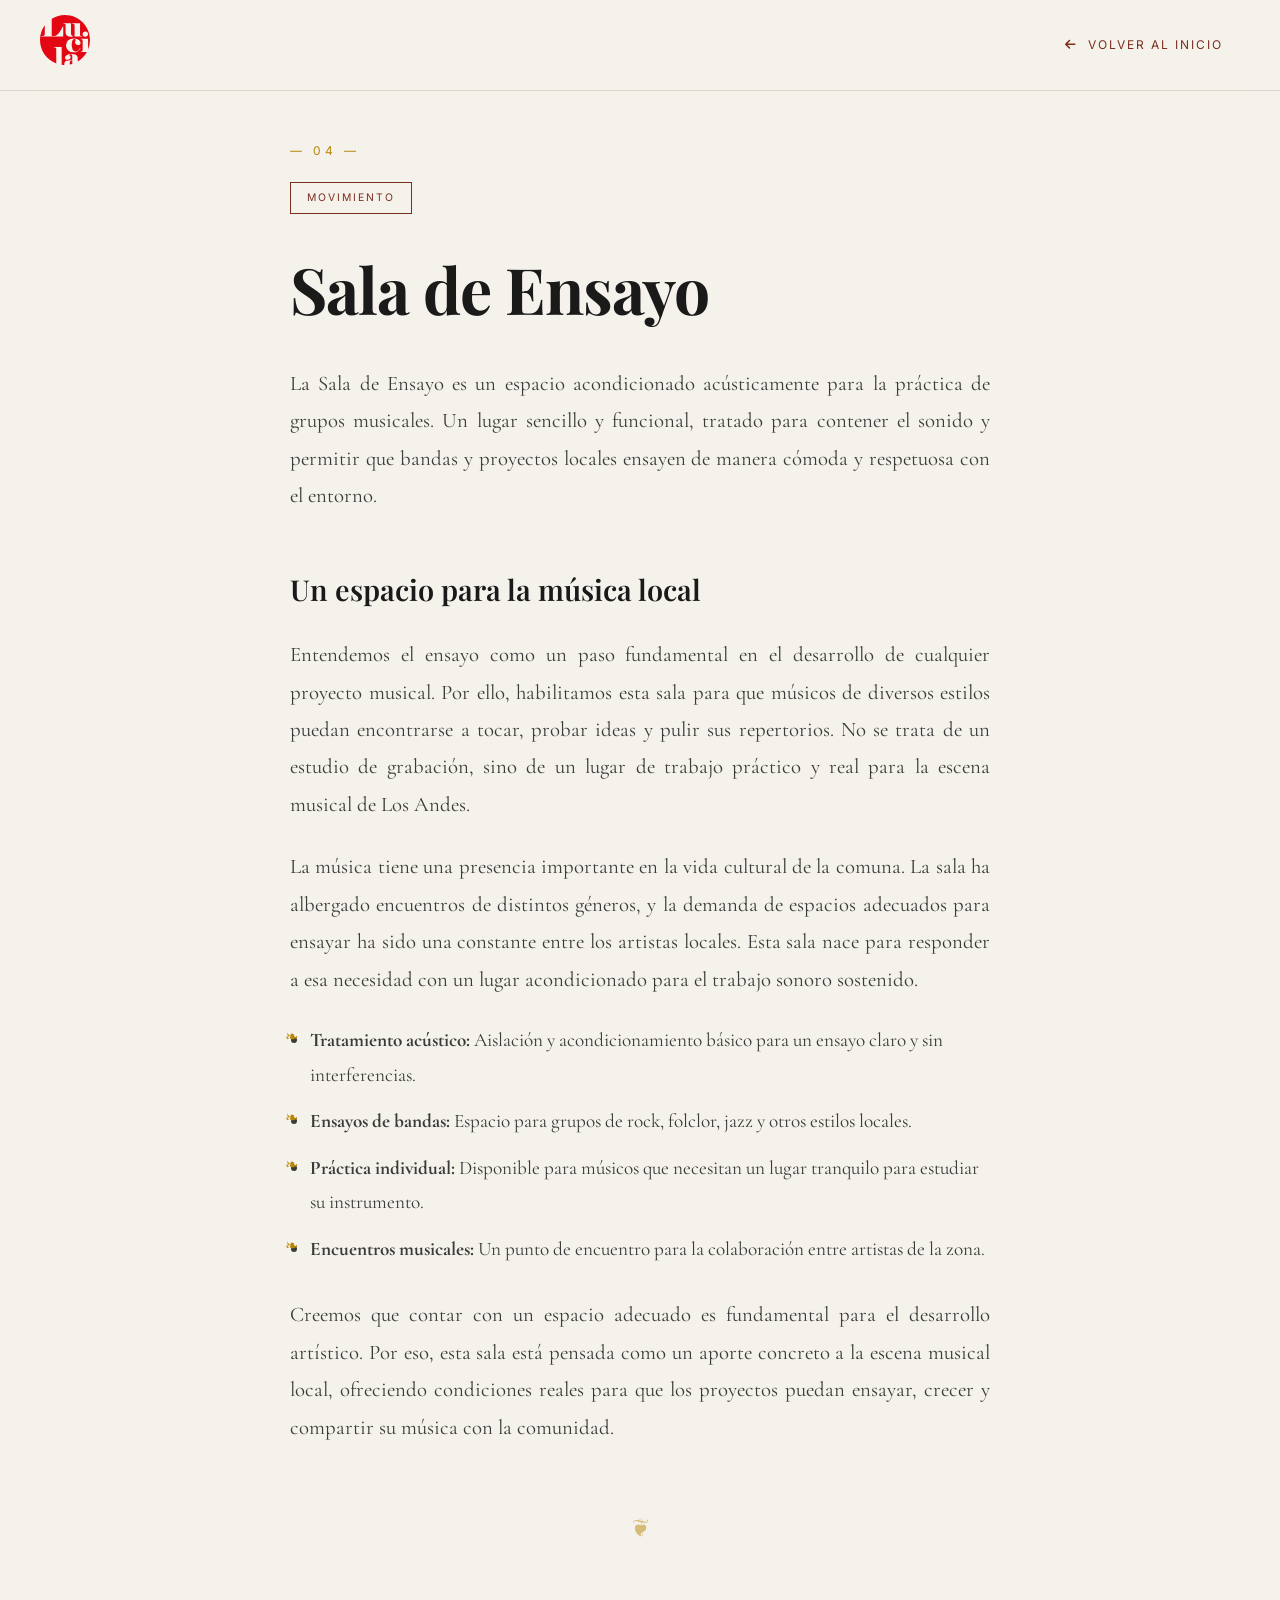
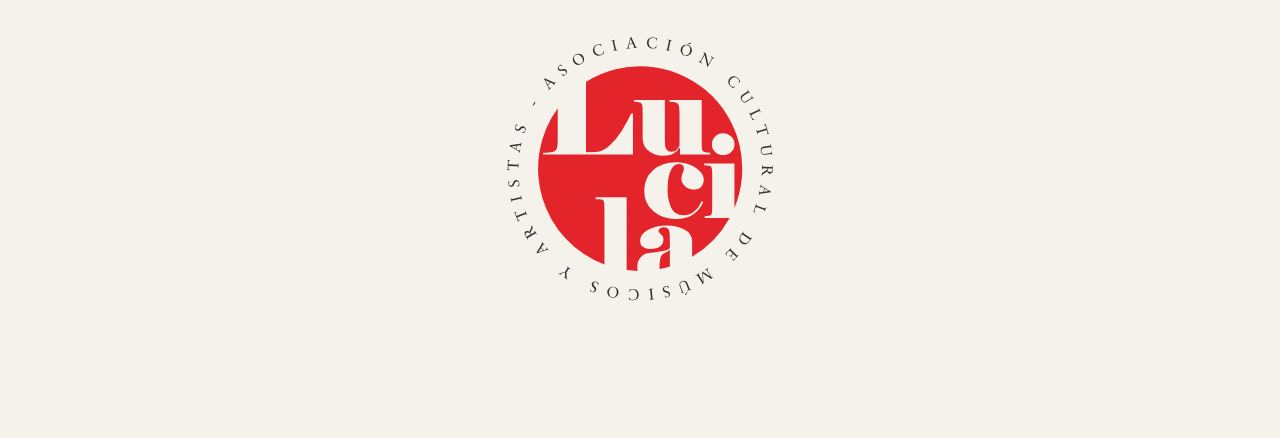
<file: proyectos/sala-ensayo.html>
<!DOCTYPE html>
<html lang="es-CL">
<head>
    <meta charset="UTF-8">
    <meta name="viewport" content="width=device-width, initial-scale=1.0">
    <title>Sala de Ensayo Musical | Asociación Cultural Lucila</title>
    <link rel="preconnect" href="https://fonts.googleapis.com">
    <link rel="preconnect" href="https://fonts.gstatic.com" crossorigin>
    <link href="https://fonts.googleapis.com/css2?family=Playfair+Display:ital,wght@0,400;0,600;0,700;0,900;1,400;1,700&family=Cormorant+Garamond:ital,wght@0,400;0,500;0,600;1,400&family=Inter:wght@400;500;600&display=swap" rel="stylesheet">
    <link rel="stylesheet" href="https://cdnjs.cloudflare.com/ajax/libs/font-awesome/6.5.0/css/all.min.css">
    <style>
        :root { --paper: #F5F2EB; --ink: #1A1A1A; --red: #7A2E1E; --gold: #B8860B; --border: rgba(122, 46, 30, 0.15); --font-display: 'Playfair Display', serif; --font-body: 'Cormorant Garamond', serif; --font-sans: 'Inter', sans-serif; }
        * { margin: 0; padding: 0; box-sizing: border-box; }
        body { background-color: var(--paper); color: var(--ink); font-family: var(--font-body); line-height: 1.8; -webkit-font-smoothing: antialiased; }
        .nav-inner { position: fixed; top: 0; left: 0; width: 100%; padding: 15px 40px; display: flex; justify-content: space-between; align-items: center; background: rgba(245, 242, 235, 0.95); backdrop-filter: blur(8px); z-index: 100; border-bottom: 1px solid var(--border); }
        .nav-inner img { height: 50px; width: auto; transition: transform 0.3s ease; }
        .nav-inner img:hover { transform: scale(1.03); }
        .btn-back { font-family: var(--font-sans); font-size: 0.75rem; text-transform: uppercase; letter-spacing: 2px; color: var(--red); text-decoration: none; display: flex; align-items: center; gap: 10px; transition: all 0.3s ease; padding: 8px 16px; border: 1px solid transparent; border-radius: 4px; }
        .btn-back:hover { background-color: var(--red); color: var(--paper); gap: 15px; }
        .main-content { max-width: 760px; margin: 140px auto 60px; padding: 0 30px; animation: fadeIn 0.8s ease-out; }
        @keyframes fadeIn { from { opacity: 0; transform: translateY(20px); } to { opacity: 1; transform: translateY(0); } }
        .header-meta { margin-bottom: 40px; }
        .meta-num { font-family: var(--font-sans); font-size: 0.75rem; letter-spacing: 4px; color: var(--gold); margin-bottom: 20px; display: block; }
        .tag { display: inline-block; border: 1px solid var(--red); color: var(--red); font-family: var(--font-sans); font-size: 0.65rem; letter-spacing: 2px; text-transform: uppercase; padding: 6px 16px; }
        h1 { font-family: var(--font-display); font-size: 4rem; font-weight: 700; line-height: 1.1; letter-spacing: -1px; margin-bottom: 40px; }
        h2 { font-family: var(--font-display); font-size: 1.8rem; font-weight: 600; margin: 50px 0 20px; }
        p { font-size: 1.3rem; margin-bottom: 25px; color: #3a3a3a; text-align: justify; }
        ul { margin-bottom: 30px; padding-left: 20px; }
        li { font-size: 1.2rem; margin-bottom: 12px; color: #3a3a3a; position: relative; }
        li::before { content: "❧"; position: absolute; left: -25px; color: var(--gold); font-size: 1rem; }
        .inner-footer { text-align: center; margin-top: 80px; padding-bottom: 60px; }
        .inner-footer img { max-width: 280px; height: auto; opacity: 0.9; }
        .divider { text-align: center; margin: 60px 0; color: var(--gold); font-size: 1.5rem; opacity: 0.5; }
        @media (max-width: 768px) { .nav-inner { padding: 15px 20px; } .nav-inner img { height: 40px; } .main-content { margin-top: 100px; padding: 0 20px; } h1 { font-size: 2.8rem; } p { font-size: 1.15rem; } .inner-footer img { max-width: 200px; } }
    </style>
</head>
<body>
    <nav class="nav-inner">
        <a href="../index.html"><img src="../assets/img/logo-lucila-r.svg" alt="Corporación Cultural Lucila"></a>
        <a href="../index.html" class="btn-back"><i class="fas fa-arrow-left"></i> Volver al inicio</a>
    </nav>
    <main class="main-content">
        <header class="header-meta">
            <span class="meta-num">— 04 —</span>
            <div class="tag">Movimiento</div>
        </header>
        <h1>Sala de Ensayo</h1>
        <p>La Sala de Ensayo es un espacio acondicionado acústicamente para la práctica de grupos musicales. Un lugar sencillo y funcional, tratado para contener el sonido y permitir que bandas y proyectos locales ensayen de manera cómoda y respetuosa con el entorno.</p>
        <h2>Un espacio para la música local</h2>
        <p>Entendemos el ensayo como un paso fundamental en el desarrollo de cualquier proyecto musical. Por ello, habilitamos esta sala para que músicos de diversos estilos puedan encontrarse a tocar, probar ideas y pulir sus repertorios. No se trata de un estudio de grabación, sino de un lugar de trabajo práctico y real para la escena musical de Los Andes.</p>
        <p>La música tiene una presencia importante en la vida cultural de la comuna. La sala ha albergado encuentros de distintos géneros, y la demanda de espacios adecuados para ensayar ha sido una constante entre los artistas locales. Esta sala nace para responder a esa necesidad con un lugar acondicionado para el trabajo sonoro sostenido.</p>
        <ul>
            <li><strong>Tratamiento acústico:</strong> Aislación y acondicionamiento básico para un ensayo claro y sin interferencias.</li>
            <li><strong>Ensayos de bandas:</strong> Espacio para grupos de rock, folclor, jazz y otros estilos locales.</li>
            <li><strong>Práctica individual:</strong> Disponible para músicos que necesitan un lugar tranquilo para estudiar su instrumento.</li>
            <li><strong>Encuentros musicales:</strong> Un punto de encuentro para la colaboración entre artistas de la zona.</li>
        </ul>
        <p>Creemos que contar con un espacio adecuado es fundamental para el desarrollo artístico. Por eso, esta sala está pensada como un aporte concreto a la escena musical local, ofreciendo condiciones reales para que los proyectos puedan ensayar, crecer y compartir su música con la comunidad.</p>
        <div class="divider">❦</div>
        <footer class="inner-footer">
            <img src="../assets/img/logo-lucila-final_Mesa de trabajo 1.svg" alt="Sello Asociación Cultural de Músicos y Artistas Lucila">
        </footer>
    </main>
</body>
</html>
</file>
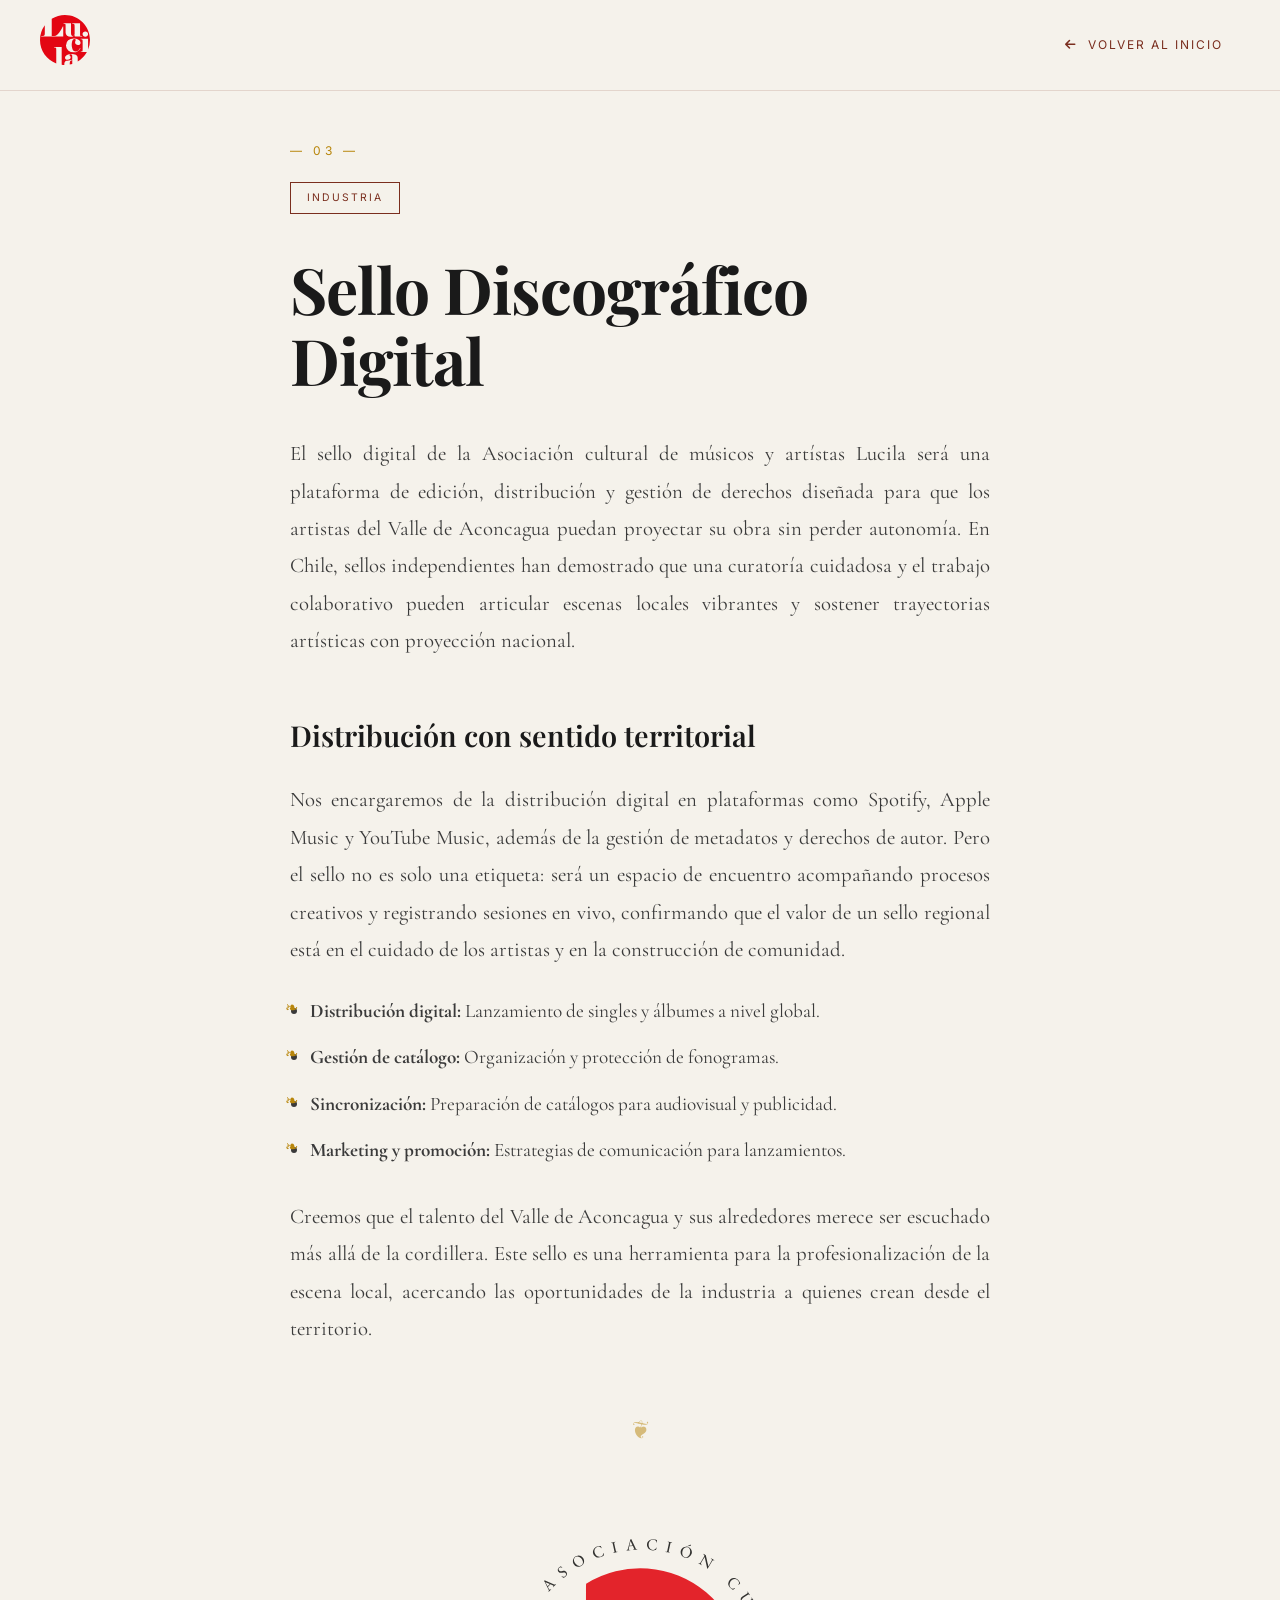
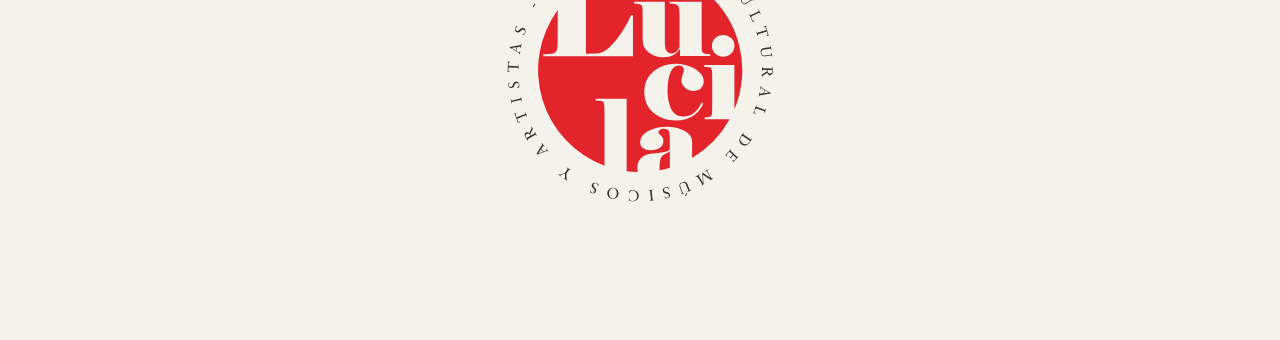
<file: proyectos/sello-discografico.html>
<!DOCTYPE html>
<html lang="es-CL">
<head>
    <meta charset="UTF-8">
    <meta name="viewport" content="width=device-width, initial-scale=1.0">
    <title>Sello Discográfico | Asociación Cultural Lucila</title>
    <link rel="preconnect" href="https://fonts.googleapis.com">
    <link rel="preconnect" href="https://fonts.gstatic.com" crossorigin>
    <link href="https://fonts.googleapis.com/css2?family=Playfair+Display:ital,wght@0,400;0,600;0,700;0,900;1,400;1,700&family=Cormorant+Garamond:ital,wght@0,400;0,500;0,600;1,400&family=Inter:wght@400;500;600&display=swap" rel="stylesheet">
    <link rel="stylesheet" href="https://cdnjs.cloudflare.com/ajax/libs/font-awesome/6.5.0/css/all.min.css">
    <style>
        :root { --paper: #F5F2EB; --ink: #1A1A1A; --red: #7A2E1E; --gold: #B8860B; --border: rgba(122, 46, 30, 0.15); --font-display: 'Playfair Display', serif; --font-body: 'Cormorant Garamond', serif; --font-sans: 'Inter', sans-serif; }
        * { margin: 0; padding: 0; box-sizing: border-box; }
        body { background-color: var(--paper); color: var(--ink); font-family: var(--font-body); line-height: 1.8; -webkit-font-smoothing: antialiased; }
        .nav-inner { position: fixed; top: 0; left: 0; width: 100%; padding: 15px 40px; display: flex; justify-content: space-between; align-items: center; background: rgba(245, 242, 235, 0.95); backdrop-filter: blur(8px); z-index: 100; border-bottom: 1px solid var(--border); }
        .nav-inner img { height: 50px; width: auto; transition: transform 0.3s ease; }
        .nav-inner img:hover { transform: scale(1.03); }
        .btn-back { font-family: var(--font-sans); font-size: 0.75rem; text-transform: uppercase; letter-spacing: 2px; color: var(--red); text-decoration: none; display: flex; align-items: center; gap: 10px; transition: all 0.3s ease; padding: 8px 16px; border: 1px solid transparent; border-radius: 4px; }
        .btn-back:hover { background-color: var(--red); color: var(--paper); gap: 15px; }
        .main-content { max-width: 760px; margin: 140px auto 60px; padding: 0 30px; animation: fadeIn 0.8s ease-out; }
        @keyframes fadeIn { from { opacity: 0; transform: translateY(20px); } to { opacity: 1; transform: translateY(0); } }
        .header-meta { margin-bottom: 40px; }
        .meta-num { font-family: var(--font-sans); font-size: 0.75rem; letter-spacing: 4px; color: var(--gold); margin-bottom: 20px; display: block; }
        .tag { display: inline-block; border: 1px solid var(--red); color: var(--red); font-family: var(--font-sans); font-size: 0.65rem; letter-spacing: 2px; text-transform: uppercase; padding: 6px 16px; }
        h1 { font-family: var(--font-display); font-size: 4rem; font-weight: 700; line-height: 1.1; letter-spacing: -1px; margin-bottom: 40px; }
        h2 { font-family: var(--font-display); font-size: 1.8rem; font-weight: 600; margin: 50px 0 20px; }
        p { font-size: 1.3rem; margin-bottom: 25px; color: #3a3a3a; text-align: justify; }
        ul { margin-bottom: 30px; padding-left: 20px; }
        li { font-size: 1.2rem; margin-bottom: 12px; color: #3a3a3a; position: relative; }
        li::before { content: "❧"; position: absolute; left: -25px; color: var(--gold); font-size: 1rem; }
        .inner-footer { text-align: center; margin-top: 80px; padding-bottom: 60px; }
        .inner-footer img { max-width: 280px; height: auto; opacity: 0.9; }
        .divider { text-align: center; margin: 60px 0; color: var(--gold); font-size: 1.5rem; opacity: 0.5; }
        @media (max-width: 768px) { .nav-inner { padding: 15px 20px; } .nav-inner img { height: 40px; } .main-content { margin-top: 100px; padding: 0 20px; } h1 { font-size: 2.8rem; } p { font-size: 1.15rem; } .inner-footer img { max-width: 200px; } }
    </style>
</head>
<body>
    <nav class="nav-inner">
        <a href="../index.html"><img src="../assets/img/logo-lucila-r.svg" alt="Corporación Cultural Lucila"></a>
        <a href="../index.html" class="btn-back"><i class="fas fa-arrow-left"></i> Volver al inicio</a>
    </nav>
    <main class="main-content">
        <header class="header-meta">
            <span class="meta-num">— 03 —</span>
            <div class="tag">Industria</div>
        </header>
        <h1>Sello Discográfico Digital</h1>
        <p>El sello digital de la Asociación cultural de músicos y artístas Lucila será una plataforma de edición, distribución y gestión de derechos diseñada para que los artistas del Valle de Aconcagua puedan proyectar su obra sin perder autonomía. En Chile, sellos independientes han demostrado que una curatoría cuidadosa y el trabajo colaborativo pueden articular escenas locales vibrantes y sostener trayectorias artísticas con proyección nacional.</p>
        <h2>Distribución con sentido territorial</h2>
        <p>Nos encargaremos de la distribución digital en plataformas como Spotify, Apple Music y YouTube Music, además de la gestión de metadatos y derechos de autor. Pero el sello no es solo una etiqueta: será un espacio de encuentro acompañando procesos creativos y registrando sesiones en vivo, confirmando que el valor de un sello regional está en el cuidado de los artistas y en la construcción de comunidad.</p>
        <ul>
            <li><strong>Distribución digital:</strong> Lanzamiento de singles y álbumes a nivel global.</li>
            <li><strong>Gestión de catálogo:</strong> Organización y protección de fonogramas.</li>
            <li><strong>Sincronización:</strong> Preparación de catálogos para audiovisual y publicidad.</li>
            <li><strong>Marketing y promoción:</strong> Estrategias de comunicación para lanzamientos.</li>
        </ul>
        <p>Creemos que el talento del Valle de Aconcagua y sus alrededores merece ser escuchado más allá de la cordillera. Este sello es una herramienta para la profesionalización de la escena local, acercando las oportunidades de la industria a quienes crean desde el territorio.</p>
        <div class="divider">❦</div>
        <footer class="inner-footer">
            <img src="../assets/img/logo-lucila-final_Mesa de trabajo 1.svg" alt="Sello Asociación Cultural de Músicos y Artistas Lucila">
        </footer>
    </main>
</body>
</html>
</file>
